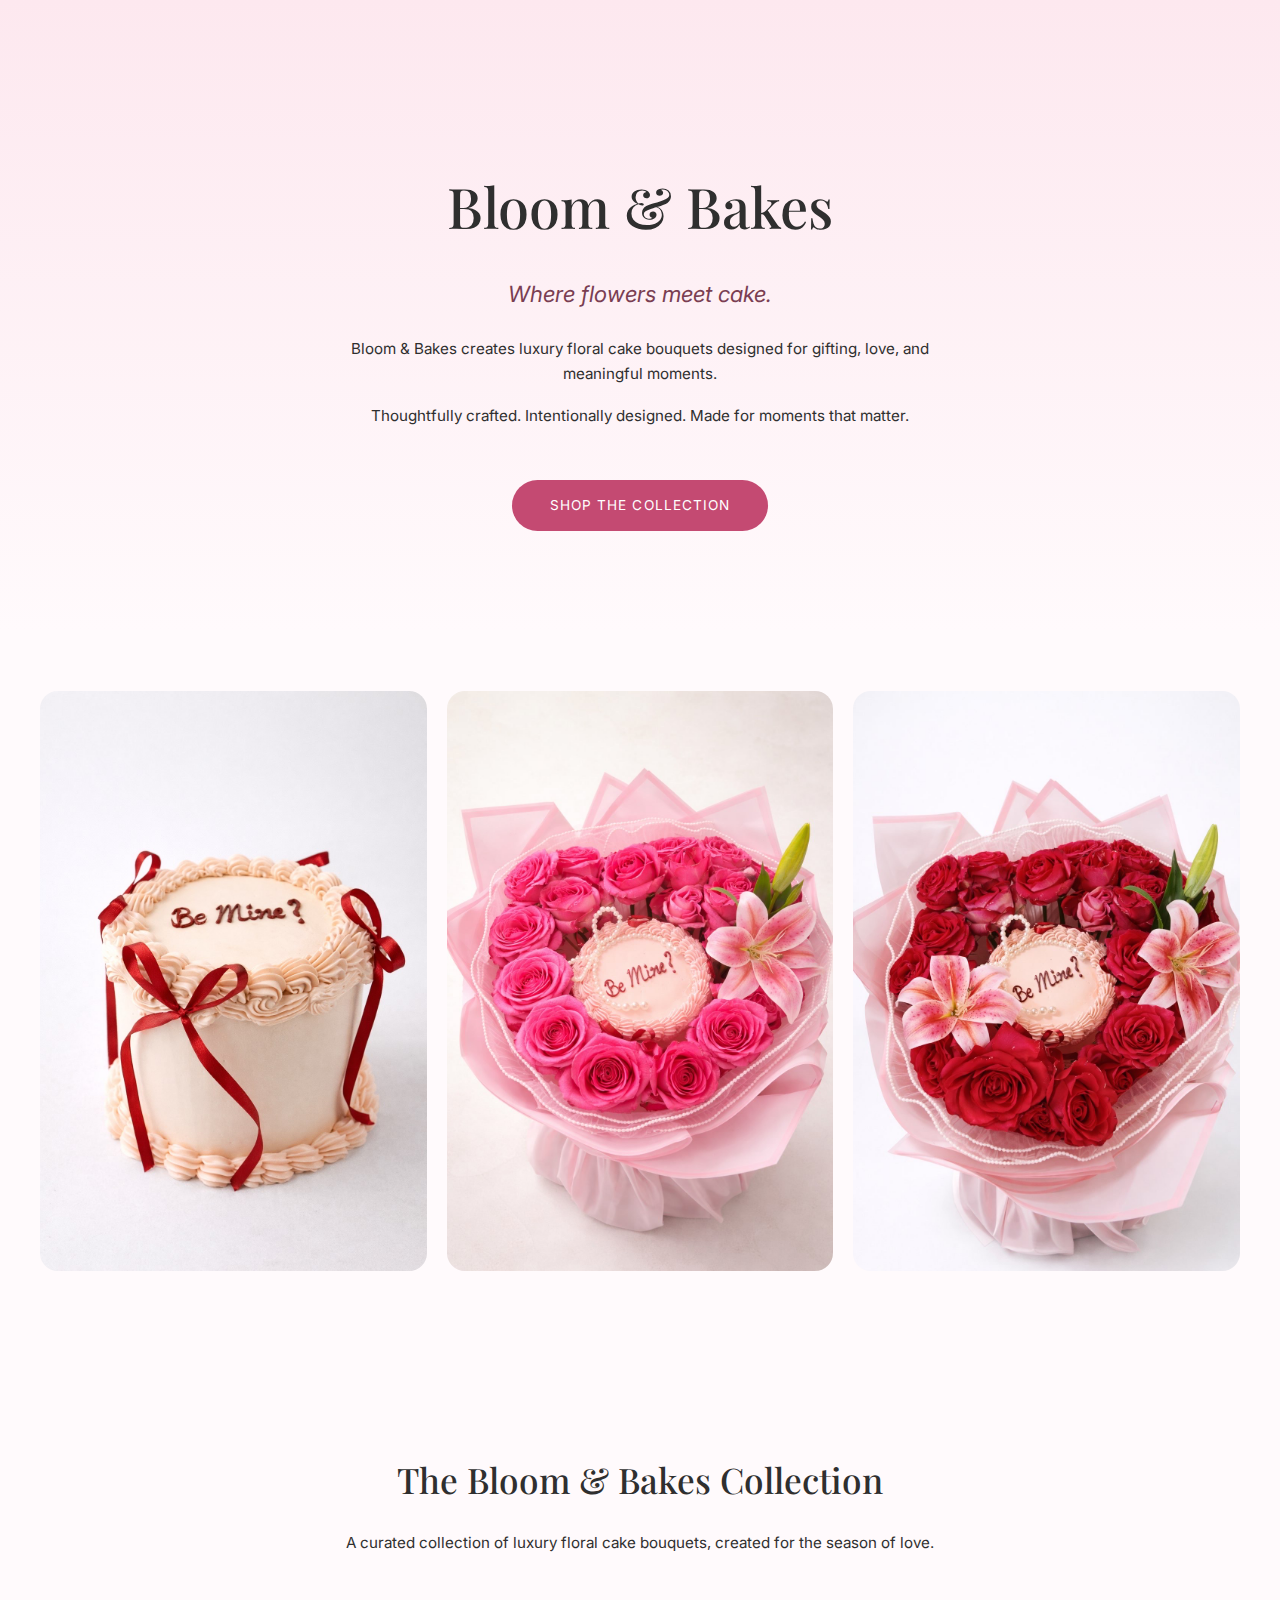
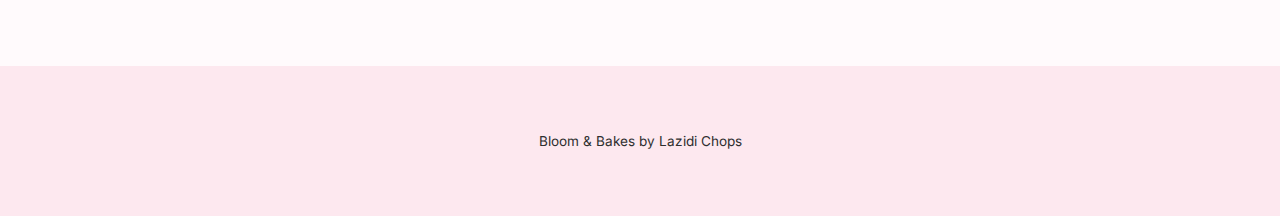
<file: bloom & bakes/index.html>
<!DOCTYPE html>
<html lang="en">
<head>
  <meta charset="UTF-8" />
  <meta name="viewport" content="width=device-width, initial-scale=1.0"/>
  <title>Bloom & Bakes</title>
  <link rel="stylesheet" href="styles.css">
</head>
<body>

<header class="hero">
  <h1>Bloom & Bakes</h1>
  <p class="headline">Where flowers meet cake.</p>
  <p class="sub">
    Bloom & Bakes creates luxury floral cake bouquets designed for gifting, love, and meaningful moments.
  </p>
  <p class="support">
    Thoughtfully crafted. Intentionally designed. Made for moments that matter.
  </p>
  <a href="#collection" class="btn">Shop the Collection</a>
</header>

<section class="gallery">
  <img src="images/IMG_9432.jpeg">
  <img src="images/IMG_9431.jpeg">
  <img src="images/IMG_9430.jpeg">
</section>

<section id="collection" class="section">
  <h2>The Bloom & Bakes Collection</h2>
  <p>
    A curated collection of luxury floral cake bouquets, created for the season of love.
  </p>
</section>

<footer>
  <p>Bloom & Bakes by Lazidi Chops</p>
</footer>

</body>
</html>
</file>
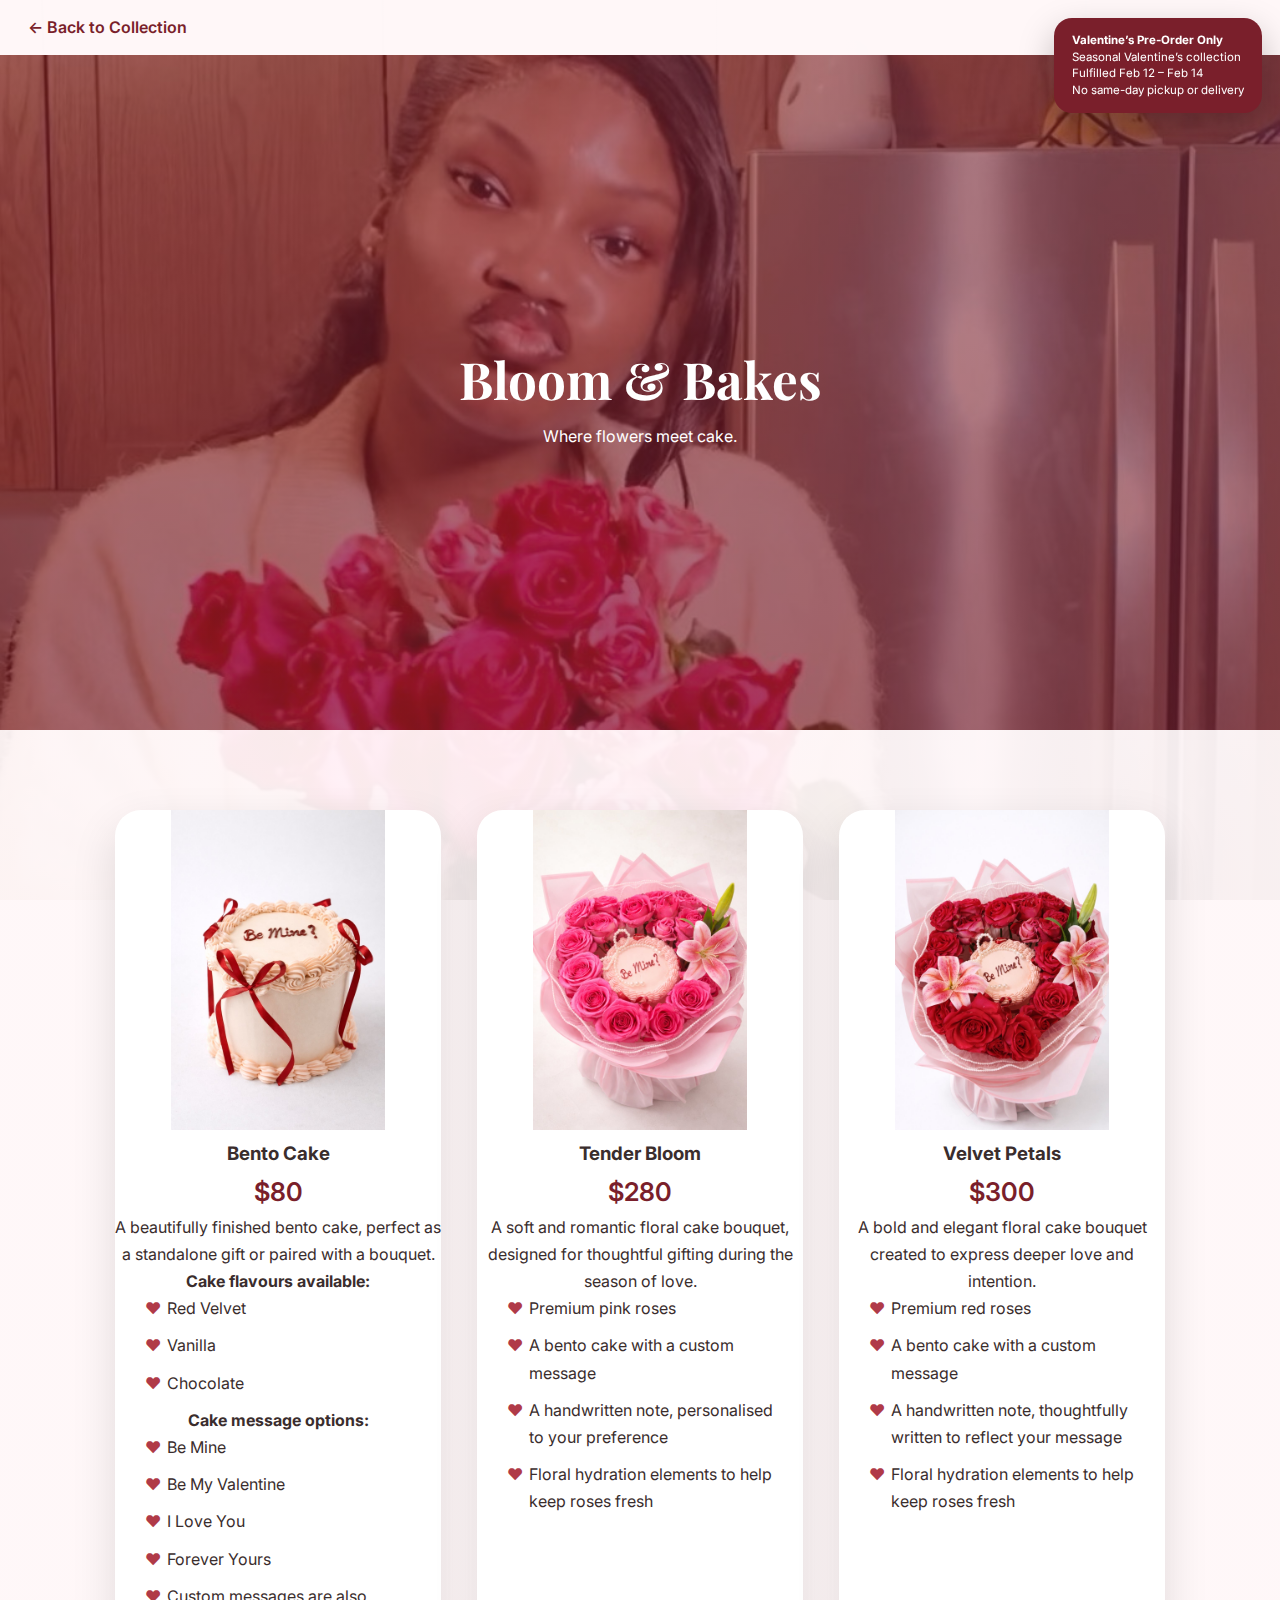
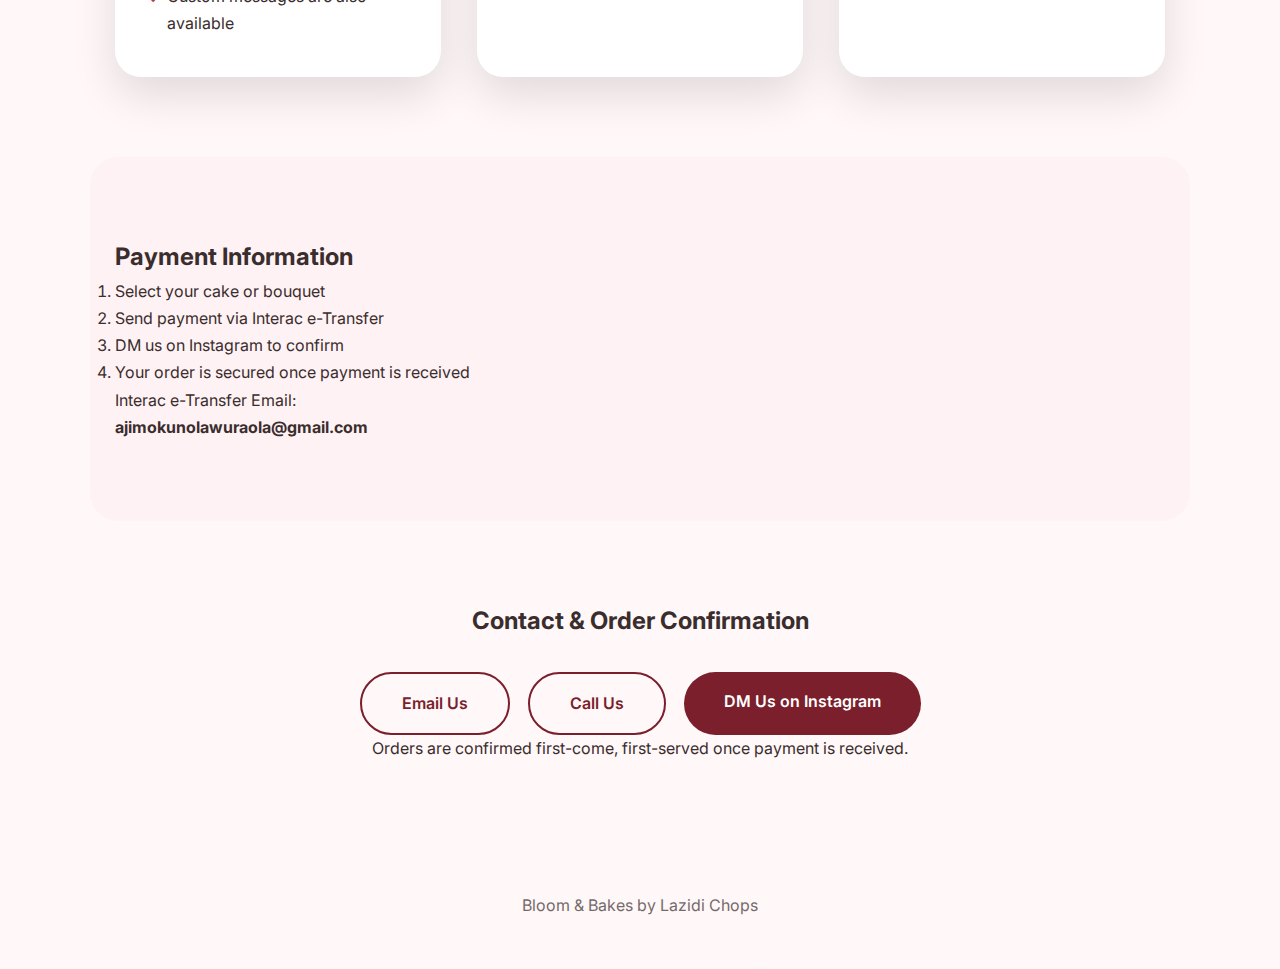
<file: details.html>
<!DOCTYPE html>
<html lang="en">
<head>
  <meta charset="UTF-8" />
  <meta name="viewport" content="width=device-width, initial-scale=1.0"/>
  <title>Bloom & Bakes — Collection Details</title>
  <link rel="stylesheet" href="details.css">
</head>

<body>

<!-- VALENTINE STICKER -->
<div class="sticker">
  <strong>Valentine’s Pre-Order Only</strong><br>
  Seasonal Valentine’s collection<br>
  Fulfilled Feb 12 – Feb 14<br>
  No same-day pickup or delivery
</div>

<!-- TOP NAV -->
<nav class="top-nav">
  <a href="index.html" class="back-link">← Back to Collection</a>
</nav>

<!-- HERO -->
<header class="details-hero">
  <div class="hero-content">
    <h1>Bloom & Bakes</h1>
    <p class="headline">Where flowers meet cake.</p>
  </div>
</header>

<!-- PRODUCTS -->
<section class="section">
  <div class="product-grid">

    <!-- BENTO CAKE -->
    <div class="product-card">
      <img src="images/cake1.jpeg" alt="Bento Cake">
      <h3>Bento Cake</h3>
      <p class="price">$80</p>

      <p class="desc">
        A beautifully finished bento cake, perfect as a standalone gift or paired with a bouquet.
      </p>

      <p><strong>Cake flavours available:</strong></p>
      <ul class="why">
        <li>Red Velvet</li>
        <li>Vanilla</li>
        <li>Chocolate</li>
      </ul>

      <p><strong>Cake message options:</strong></p>
      <ul class="why">
        <li>Be Mine</li>
        <li>Be My Valentine</li>
        <li>I Love You</li>
        <li>Forever Yours</li>
        <li>Custom messages are also available</li>
      </ul>
    </div>

    <!-- TENDER BLOOM -->
    <div class="product-card">
      <img src="images/IMG_9431.jpeg" alt="Tender Bloom">
      <h3>Tender Bloom</h3>
      <p class="price">$280</p>

      <p class="desc">
        A soft and romantic floral cake bouquet, designed for thoughtful gifting during the season of love.
      </p>

      <ul class="why">
        <li>Premium pink roses</li>
        <li>A bento cake with a custom message</li>
        <li>A handwritten note, personalised to your preference</li>
        <li>Floral hydration elements to help keep roses fresh</li>
      </ul>
    </div>

    <!-- VELVET PETALS -->
    <div class="product-card">
      <img src="images/IMG_9430.jpeg" alt="Velvet Petals">
      <h3>Velvet Petals</h3>
      <p class="price">$300</p>

      <p class="desc">
        A bold and elegant floral cake bouquet created to express deeper love and intention.
      </p>

      <ul class="why">
        <li>Premium red roses</li>
        <li>A bento cake with a custom message</li>
        <li>A handwritten note, thoughtfully written to reflect your message</li>
        <li>Floral hydration elements to help keep roses fresh</li>
      </ul>
    </div>

  </div>
</section>

<!-- PAYMENT INFORMATION (RESTORED) -->
<section class="section soft">
  <h2>Payment Information</h2>

  <ol class="steps">
    <li>Select your cake or bouquet</li>
    <li>Send payment via Interac e-Transfer</li>
    <li>DM us on Instagram to confirm</li>
    <li>Your order is secured once payment is received</li>
  </ol>

  <p class="highlight">
    Interac e-Transfer Email:<br>
    <strong>ajimokunolawuraola@gmail.com</strong>
  </p>
</section>

<!-- CONTACT & ORDER CONFIRMATION (RESTORED) -->
<section class="section center">
  <h2>Contact & Order Confirmation</h2>

  <div class="contact-buttons">
    <a href="mailto:ajimokunolawuraola@gmail.com" class="cta-btn outline">
      Email Us
    </a>

    <a href="tel:2267492742" class="cta-btn outline">
      Call Us
    </a>

    <a href="https://instagram.com/lifingwithymk" target="_blank" class="cta-btn">
      DM Us on Instagram
    </a>
  </div>

  <p class="support">
                 Orders are confirmed first-come, first-served once payment is received.
  </p>
</section>

<footer>
  <p>Bloom & Bakes by Lazidi Chops</p>
</footer>

</body>
</html>
</file>
<file: bloom & bakes/styles.css>
@import url('https://fonts.googleapis.com/css2?family=Playfair+Display:wght@400;500;600&family=Inter:wght@300;400;500&display=swap');

* {
  box-sizing: border-box;
}

body {
  margin: 0;
  font-family: 'Inter', sans-serif;
  background: #fffafc;
  color: #2f2f2f;
  line-height: 1.7;
}

/* HERO */
.hero {
  background: linear-gradient(180deg, #fde8ef, #fffafc);
  text-align: center;
  padding: 120px 20px 100px;
}

.hero h1 {
  font-family: 'Playfair Display', serif;
  font-size: 3.5rem;
  font-weight: 500;
  margin-bottom: 10px;
}

.headline {
  font-style: italic;
  font-size: 1.4rem;
  color: #7a3e52;
}

.sub,
.support {
  max-width: 650px;
  margin: 16px auto;
  font-size: 0.95rem;
}

/* BUTTONS */
.btn {
  display: inline-block;
  margin-top: 35px;
  padding: 14px 38px;
  background: #c44a72;
  color: #fff;
  text-decoration: none;
  border-radius: 40px;
  font-size: 0.85rem;
  letter-spacing: 0.08em;
  text-transform: uppercase;
}

.btn.outline {
  background: transparent;
  color: #c44a72;
  border: 1.5px solid #c44a72;
}

/* GALLERY */
.gallery {
  display: grid;
  grid-template-columns: repeat(3, 1fr);
  gap: 20px;
  padding: 60px 40px;
}

.gallery img {
  width: 100%;
  border-radius: 18px;
  object-fit: cover;
}

/* SECTIONS */
.section,
.product {
  max-width: 900px;
  margin: 0 auto;
  padding: 90px 25px;
  text-align: center;
}

.section h2,
.product h3 {
  font-family: 'Playfair Display', serif;
  font-size: 2.2rem;
  font-weight: 500;
  margin-bottom: 20px;
}

.section p,
.product p {
  max-width: 700px;
  margin: 0 auto 20px;
  font-size: 0.95rem;
}

/* PRODUCT */
.price {
  font-weight: 500;
  letter-spacing: 0.05em;
  margin-bottom: 25px;
}

.product ul {
  list-style: none;
  padding: 0;
  margin: 30px 0;
}

.product li {
  margin: 10px 0;
}

/* SOFT BACKGROUND */
.soft {
  background: #fdf1f6;
}

/* WHY LIST */
.why {
  list-style: none;
  padding: 0;
}

.why li {
  margin: 12px 0;
}

/* FOOTER */
footer {
  background: #fde8ef;
  text-align: center;
  padding: 50px 20px;
  font-size: 0.85rem;
}

footer a {
  color: #7a3e52;
  text-decoration: none;
}

/* MOBILE */
@media (max-width: 768px) {
  .hero h1 {
    font-size: 2.6rem;
  }

  .gallery {
    grid-template-columns: 1fr;
    padding: 40px 20px;
  }
}
</file>
<file: details.css>
@import url('https://fonts.googleapis.com/css2?family=Playfair+Display:wght@400;500;600&family=Inter:wght@300;400;500&display=swap');

* {
  margin: 0;
  padding: 0;
  box-sizing: border-box;
}

body {
  font-family: 'Inter', sans-serif;
  background:
    linear-gradient(rgba(255,247,248,0.95), rgba(255,247,248,0.95)),
    url("images/hero.jpeg") center/cover fixed;
  color: #3a2d2d;
  line-height: 1.7;
}

/* STICKER */
.sticker {
  position: fixed;
  top: 18px;
  right: 18px;
  background: #7a1f2b;
  color: #fff;
  padding: 14px 18px;
  border-radius: 18px;
  font-size: 0.72rem;
  line-height: 1.45;
  box-shadow: 0 14px 35px rgba(0,0,0,0.25);
  z-index: 999;
}

/* NAV */
.top-nav {
  background: rgba(255,247,248,0.9);
  padding: 14px 28px;
}

.back-link {
  color: #7a1f2b;
  font-weight: 600;
  text-decoration: none;
}

/* HERO */
.details-hero {
  min-height: 75vh;
  background:
    linear-gradient(rgba(122,31,43,0.55), rgba(122,31,43,0.65)),
    url("images/hero.jpeg") center/cover;
  display: flex;
  align-items: center;
  justify-content: center;
  color: #fff;
  text-align: center;
}

.details-hero h1 {
  font-family: 'Playfair Display', serif;
  font-size: 3.2rem;
}

/* SECTIONS */
.section {
  max-width: 1100px;
  margin: auto;
  padding: 80px 25px;
}

.section.soft {
  background: rgba(255,241,243,0.95);
  border-radius: 28px;
}

/* PRODUCTS */
.product-grid {
  display: grid;
  grid-template-columns: repeat(auto-fit, minmax(300px, 1fr));
  gap: 36px;
}

.product-card {
  background: #fff;
  border-radius: 26px;
  padding-bottom: 30px;
  box-shadow: 0 18px 45px rgba(0,0,0,0.12);
  text-align: center;
}

.product-card img {
  width: 100%;
  height: 320px;
  object-fit: contain;
}

.price {
  font-size: 1.6rem;
  font-weight: 600;
  color: #7a1f2b;
}

/* LISTS */
.why {
  list-style: none;
  padding: 0 30px;
  text-align: left;
}

.why li {
  position: relative;
  padding-left: 22px;
  margin-bottom: 10px;
}

.why li::before {
  content: "❤";
  position: absolute;
  left: 0;
  color: #b03a48;
}

/* CONTACT CENTERED */
.section.center {
  text-align: center;
}

.contact-buttons {
  display: flex;
  justify-content: center;
  gap: 18px;
  margin-top: 30px;
  flex-wrap: wrap;
}

.cta-btn {
  padding: 16px 40px;
  border-radius: 50px;
  font-weight: 600;
  text-decoration: none;
}

.cta-btn {
  background: #7a1f2b;
  color: #fff;
}

.cta-btn.outline {
  background: transparent;
  color: #7a1f2b;
  border: 2px solid #7a1f2b;
}

/* FOOTER */
footer {
  text-align: center;
  padding: 50px 20px;
  opacity: 0.7;
}
</file>
